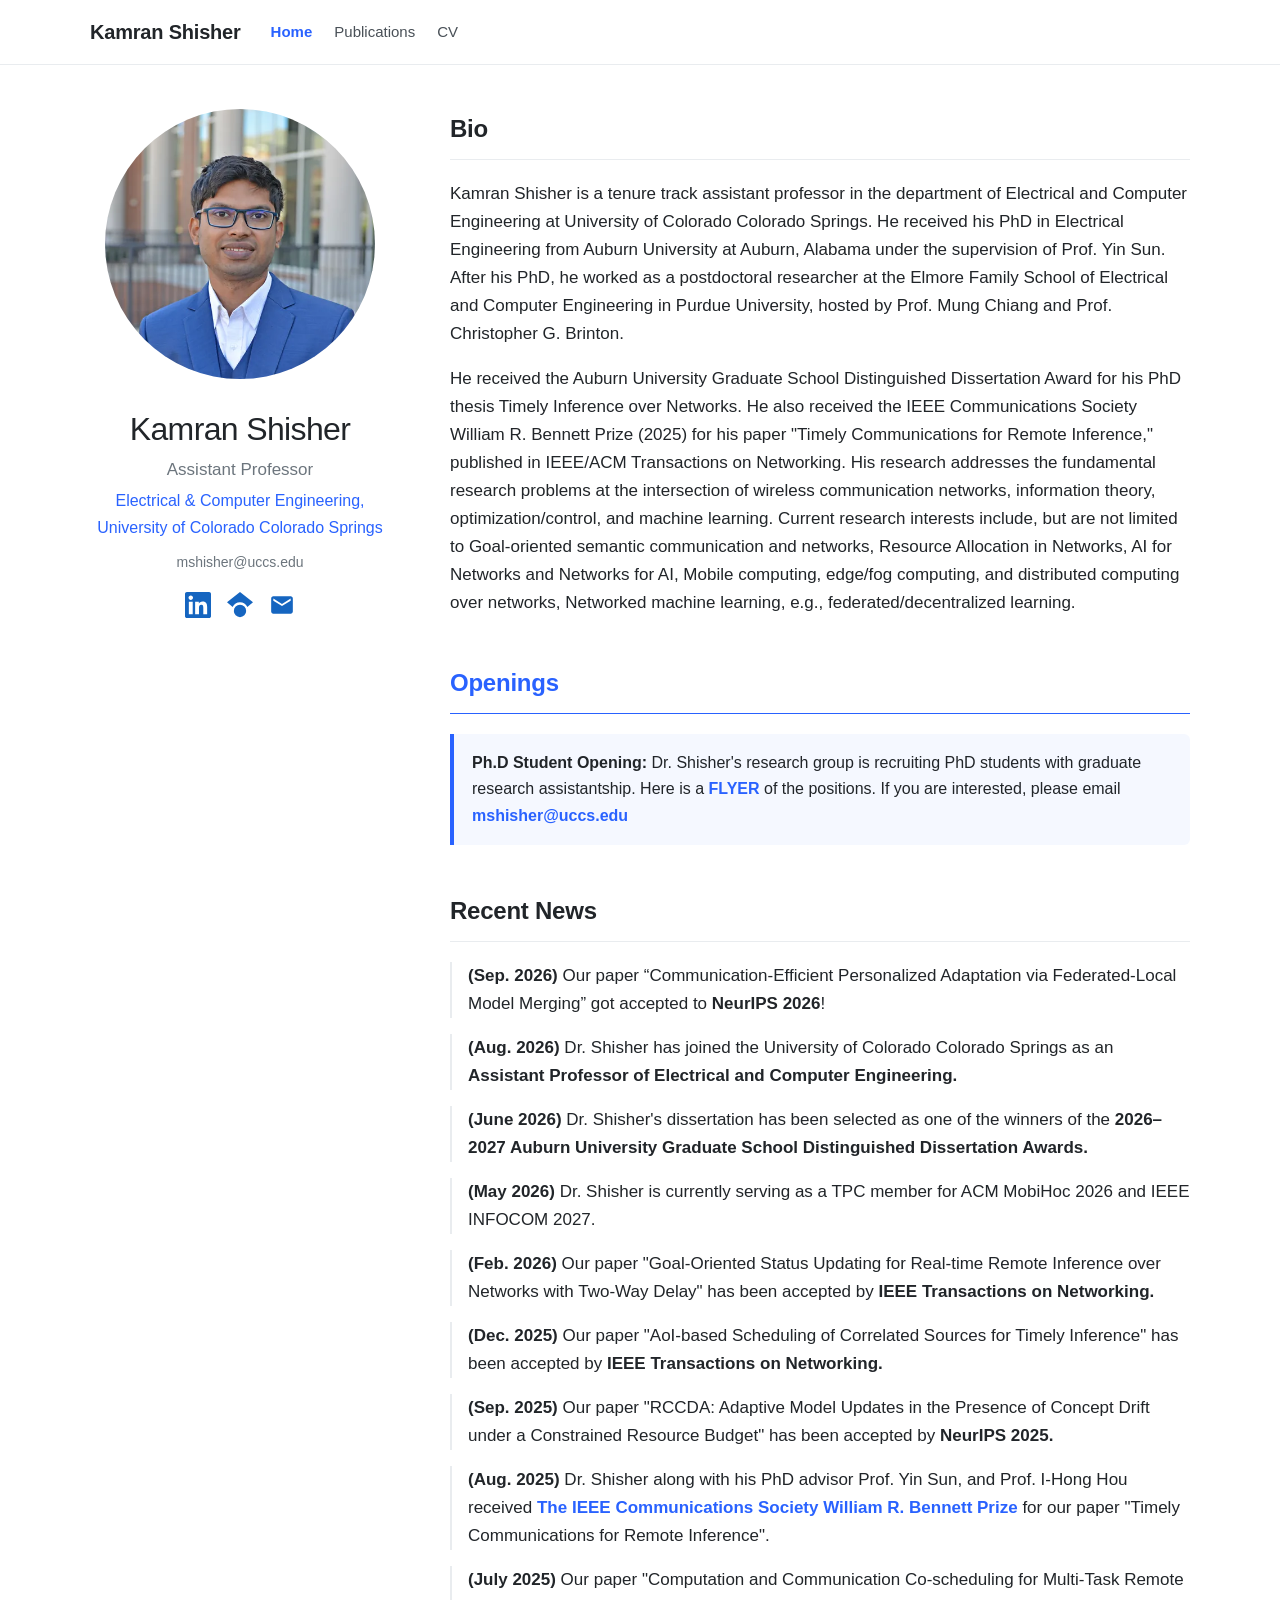
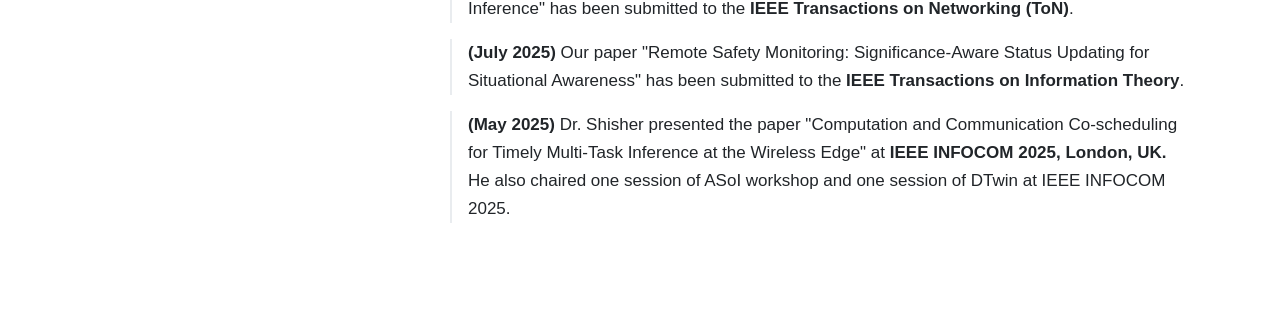
<file: index.html>
<!DOCTYPE html>
<html lang="en">
<head>
    <meta charset="UTF-8">
    <meta name="viewport" content="width=device-width, initial-scale=1.0">
    <title>Md Kamran Chowdhury Shisher - Home</title>
    <link rel="stylesheet" href="./style.css">
</head>
<body>

    <header class="site-nav">
        <div class="nav-inner">
            <a class="brand" href="./index.html">Kamran Shisher</a>
            <nav>
                <a href="./index.html" class="active">Home</a>
                <a href="./publications.html">Publications</a>
                <a href="./KamranCV.pdf" target="_blank">CV</a>
            </nav>
        </div>
    </header>


    <div class="wrapper">
    
        <aside class="sidebar">
            <picture>
                <source srcset="./Kamran_Photo.webp" type="image/webp">
                <img class="profile-pic" src="./Kamran_Photo.jpg" alt="Md Kamran Chowdhury Shisher" width="480" height="720">
            </picture>
            <div class="profile-name">Kamran Shisher</div>
            <div class="profile-title">Assistant Professor</div>
            <div class="profile-affiliation">Electrical &amp; Computer Engineering,<br>University of Colorado Colorado Springs</div>
            <a class="profile-email" href="mailto:mshisher@uccs.edu">mshisher@uccs.edu</a>
            <div class="profile-social">
                    <a href="https://www.linkedin.com/in/kamranshisher/" target="_blank" rel="noopener noreferrer" class="icon-linkedin" aria-label="LinkedIn profile" title="LinkedIn">
                        <svg viewBox="0 0 24 24" aria-hidden="true" focusable="false"><path d="M20.447 20.452h-3.554v-5.569c0-1.328-.027-3.037-1.852-3.037-1.853 0-2.136 1.445-2.136 2.939v5.667H9.351V9h3.414v1.561h.046c.477-.9 1.637-1.85 3.37-1.85 3.601 0 4.267 2.37 4.267 5.455v6.286zM5.337 7.433c-1.144 0-2.063-.926-2.063-2.065 0-1.138.92-2.063 2.063-2.063 1.14 0 2.064.925 2.064 2.063 0 1.139-.925 2.065-2.064 2.065zm1.782 13.019H3.555V9h3.564v11.452zM22.225 0H1.771C.792 0 0 .774 0 1.729v20.542C0 23.227.792 24 1.771 24h20.451C23.2 24 24 23.227 24 22.271V1.729C24 .774 23.2 0 22.222 0h.003z"/></svg>
                    </a>
                    <a href="https://scholar.google.com/citations?user=LKaamzMAAAAJ&hl=en" target="_blank" rel="noopener noreferrer" class="icon-scholar" aria-label="Google Scholar profile" title="Google Scholar">
                        <svg viewBox="0 0 24 24" aria-hidden="true" focusable="false"><path d="M5.242 13.769L0 9.5 12 0l12 9.5-5.242 4.269C17.548 11.249 14.978 9.5 12 9.5c-2.977 0-5.548 1.748-6.758 4.269z"/><circle cx="12" cy="17.5" r="6.5" stroke="#fff" stroke-width="1.6"/></svg>
                    </a>
                    <a href="mailto:mshisher@uccs.edu" class="icon-email" aria-label="Email Kamran Shisher" title="Email">
                        <svg viewBox="0 0 24 24" aria-hidden="true" focusable="false"><path d="M20 4H4c-1.1 0-1.99.9-1.99 2L2 18c0 1.1.9 2 2 2h16c1.1 0 2-.9 2-2V6c0-1.1-.9-2-2-2zm0 4l-8 5-8-5V6l8 5 8-5v2z"/></svg>
                    </a>
            </div>
        </aside>
        
        <main class="content-stream">
            
            <section class="section-block">
                <h2 class="section-heading">Bio</h2>
                <p>Kamran Shisher is a tenure track assistant professor in the department of Electrical and Computer Engineering at University of Colorado Colorado Springs. He received his PhD in Electrical Engineering from Auburn University at Auburn, Alabama under the supervision of Prof. Yin Sun. After his PhD, he worked as a postdoctoral researcher at the Elmore Family School of Electrical and Computer Engineering in Purdue University, hosted by Prof. Mung Chiang and Prof. Christopher G. Brinton.</p>
                <p>He received the Auburn University Graduate School Distinguished Dissertation Award for his PhD thesis Timely Inference over Networks. He also received the IEEE Communications Society William R. Bennett Prize (2025) for his paper "Timely Communications for Remote Inference," published in IEEE/ACM Transactions on Networking. His research addresses the fundamental research problems at the intersection of wireless communication networks, information theory, optimization/control, and machine learning. Current research interests include, but are not limited to  Goal-oriented semantic communication and networks, Resource Allocation in Networks, AI for Networks and Networks for AI, Mobile computing, edge/fog computing, and distributed computing over networks, Networked machine learning, e.g., federated/decentralized learning. </p>
            </section>

            <section class="section-block">
                <h2 class="section-heading alert">Openings</h2>
                <div class="alert-box">
                    <strong>Ph.D Student Opening:</strong> Dr. Shisher's research group is recruiting PhD students with graduate research assistantship. Here is a <strong><a href="./PhDFlyer.pdf" target="_blank">FLYER</a></strong> of the positions. If you are interested, please email <a href="mailto:mshisher@uccs.edu">mshisher@uccs.edu</a>
                </div>
            </section>

            <section class="section-block">
                <h2 class="section-heading">Recent News</h2>
                <ul class="item-list">
                    <li><b>(Sep. 2026)</b> Our paper “Communication-Efficient Personalized Adaptation via Federated-Local Model Merging” got accepted to <b>NeurIPS 2026</b>!</li>
                    <li><b>(Aug. 2026)</b> Dr. Shisher has joined the University of Colorado Colorado Springs as an <b>Assistant Professor of Electrical and Computer Engineering.</b></li>
                    <li><b>(June 2026)</b> Dr. Shisher's dissertation has been selected as one of the winners of the <b>2026–2027 Auburn University Graduate School Distinguished Dissertation Awards.</b></li>
                    <li><b>(May 2026)</b> Dr. Shisher is currently serving as a TPC member for ACM MobiHoc 2026 and IEEE INFOCOM 2027.</li>
                    <li><b>(Feb. 2026)</b> Our paper "Goal-Oriented Status Updating for Real-time Remote Inference over Networks with Two-Way Delay" has been accepted by <b>IEEE Transactions on Networking.</b></li>
                    <li><b>(Dec. 2025)</b> Our paper "AoI-based Scheduling of Correlated Sources for Timely Inference" has been accepted by <b>IEEE Transactions on Networking.</b></li>
                    <li><b>(Sep. 2025)</b> Our paper "RCCDA: Adaptive Model Updates in the Presence of Concept Drift under a Constrained Resource Budget" has been accepted by <b>NeurIPS 2025.</b></li>
                    <li><b>(Aug. 2025)</b> Dr. Shisher along with his PhD advisor Prof. Yin Sun, and Prof. I-Hong Hou received <b><a href="https://www.comsoc.org/about/awards/paper-awards/ieee-communications-society-william-r-bennett-prize" style="text-decoration: none" target="_blank">The IEEE Communications Society William R. Bennett Prize</a></b> for our paper "Timely Communications for Remote Inference".</li>
                    <li><b>(July 2025)</b> Our paper "Computation and Communication Co-scheduling for Multi-Task Remote Inference" has been submitted to the <b>IEEE Transactions on Networking (ToN)</b>.</li>
                    <li><b>(July 2025)</b> Our paper "Remote Safety Monitoring: Significance-Aware Status Updating for Situational Awareness" has been submitted to the <b>IEEE Transactions on Information Theory</b>.</li>
                    <li><b>(May 2025)</b> Dr. Shisher presented the paper "Computation and Communication Co-scheduling for Timely Multi-Task Inference at the Wireless Edge" at <b>IEEE INFOCOM 2025, London, UK.</b> He also chaired one session of ASoI workshop and one session of DTwin at IEEE INFOCOM 2025.</li>
                </ul>
            </section>
            
        </main>
        
    </div>

</body>
</html>
</file>
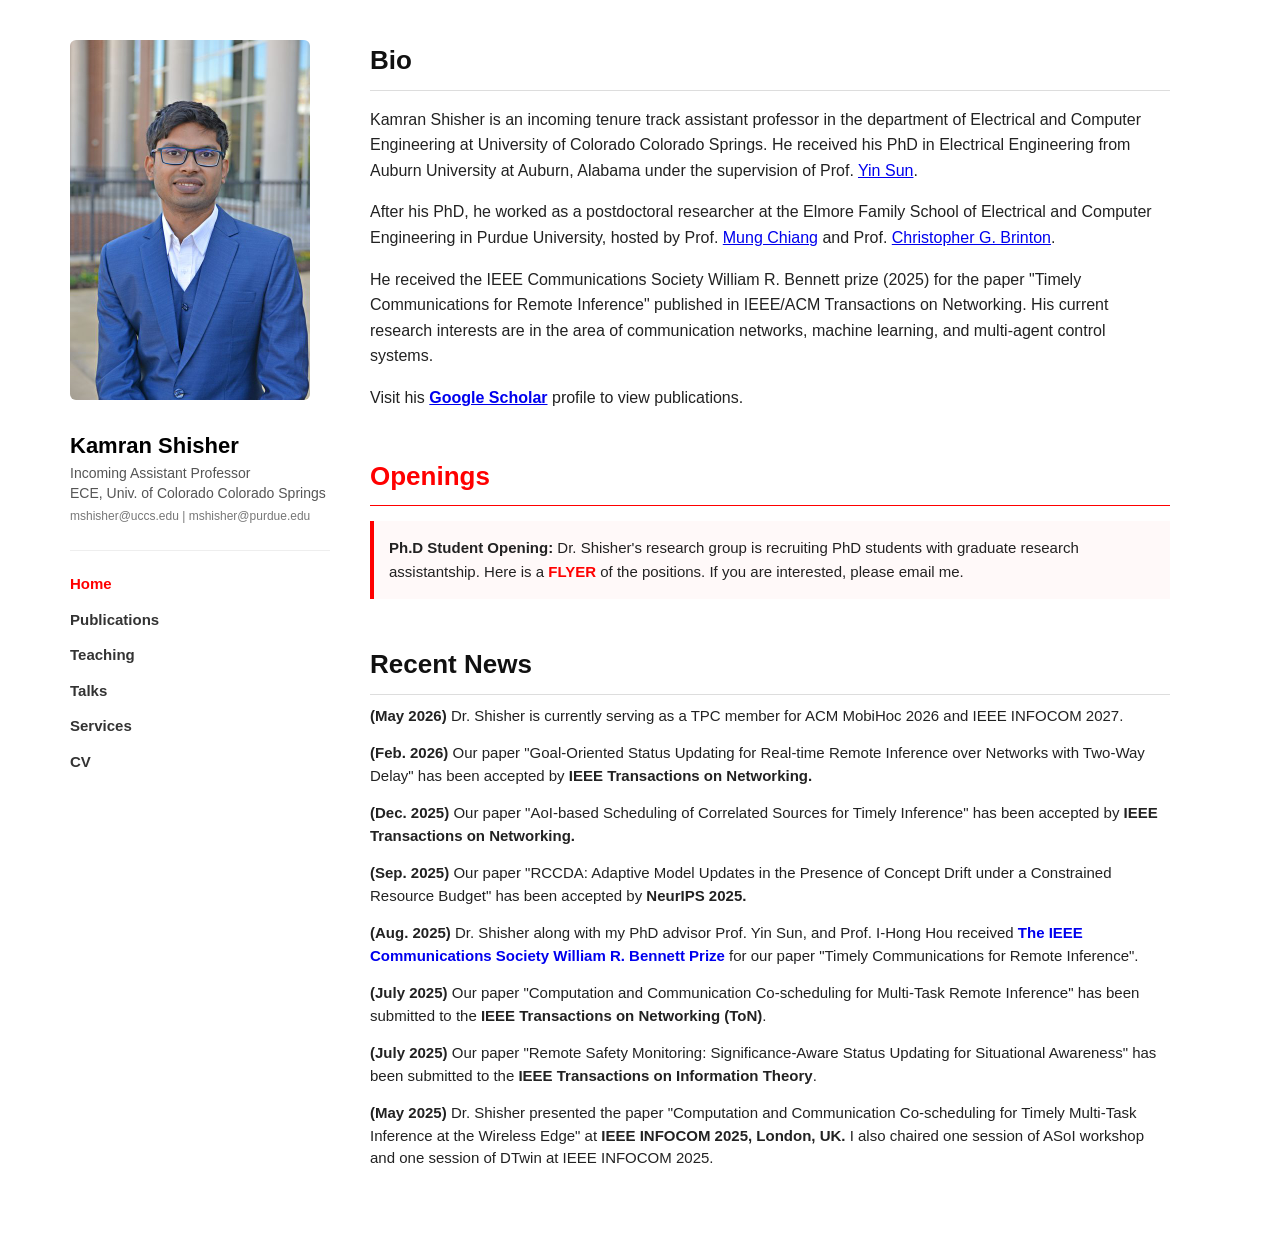
<file: main.html>
<!DOCTYPE html>
<html lang="en">
<head>
    <meta charset="UTF-8">
    <meta name="viewport" content="width=device-width, initial-scale=1.0">
    <title>Md Kamran Chowdhury Shisher - Home</title>
    <style>
        /* Modern Minimalist Core Resets */
        body {
            font-family: -apple-system, BlinkMacSystemFont, "Segoe UI", Roboto, Helvetica, Arial, sans-serif;
            line-height: 1.6;
            color: #222;
            margin: 0;
            padding: 0;
            background-color: #ffffff;
        }

        /* Two-Column Primary Page Structure */
        .wrapper {
            display: flex;
            max-width: 1140px;
            margin: 0 auto;
            padding: 40px 20px;
            gap: 40px;
        }

        /* --- SIDEBAR STYLE (Left Column) --- */
        .sidebar {
            width: 260px;
            flex-shrink: 0;
            position: sticky;
            top: 40px;
            height: fit-content;
        }

        .profile-pic {
            width: 100%;
            height: auto;
            max-width: 240px;
            border-radius: 6px;
            margin-bottom: 15px;
        }

        .profile-name {
            font-size: 22px;
            font-weight: 700;
            margin: 10px 0 5px 0;
            line-height: 1.2;
            color: #000;
        }

        .profile-title {
            font-size: 14px;
            color: #555;
            margin: 0 0 15px 0;
            line-height: 1.4;
        }

        /* Minimal Stacked Sidebar Links */
        .nav-menu {
            list-style: none;
            padding: 0;
            margin: 25px 0 0 0;
            border-top: 1px solid #eee;
            padding-top: 20px;
        }

        .nav-menu li {
            margin-bottom: 10px;
        }

        .nav-menu a {
            color: #333;
            text-decoration: none;
            font-size: 15px;
            font-weight: 600;
            display: inline-block;
            transition: color 0.2s ease;
        }

        .nav-menu a:hover {
            color: red;
            text-decoration: underline;
        }

        .nav-menu a.active {
            color: red;
        }

        /* --- CONTENT STREAM STYLE (Right Column) --- */
        .content-stream {
            flex-grow: 1;
            max-width: 800px;
        }

        h2.section-heading {
            font-size: 26px;
            font-weight: 700;
            margin: 0 0 10px 0;
            padding-bottom: 8px;
            border-bottom: 1px solid #ddd;
            color: #111;
        }

        h2.section-heading.alert {
            color: red;
            border-bottom: 1px solid red;
        }

        .section-block {
            margin-bottom: 45px;
        }

        /* Dynamic Notification Banner style */
        .alert-box {
            background-color: #fff9f9;
            border-left: 4px solid red;
            padding: 15px;
            margin: 15px 0;
            font-size: 15px;
        }

        .alert-box a {
            color: red;
            font-weight: bold;
            text-decoration: none;
        }

        .alert-box a:hover {
            text-decoration: underline;
        }

        /* Clean List Layout for Recent News & Papers */
        .item-list {
            list-style-type: none;
            padding-left: 0;
            margin: 0;
        }

        .item-list li {
            margin-bottom: 15px;
            font-size: 15px;
            line-height: 1.5;
        }

        /* Handheld Responsiveness Matrix Breakpoint */
        @media (max-width: 820px) {
            .wrapper {
                flex-direction: column;
                padding: 20px;
            }
            .sidebar {
                width: 100%;
                position: relative;
                top: 0;
                text-align: center;
                align-items: center;
                display: flex;
                flex-direction: column;
            }
            .nav-menu {
                display: flex;
                flex-wrap: wrap;
                justify-content: center;
                gap: 15px;
                width: 100%;
                padding-bottom: 15px;
                border-bottom: 1px solid #eee;
            }
            .nav-menu li {
                margin-bottom: 0;
            }
        }
    </style>
</head>
<body>

    <div class="wrapper">
    
        <aside class="sidebar">
            <img class="profile-pic" src="./Kamran_Photo.jpg" alt="Md Kamran Chowdhury Shisher">
            <div class="profile-name">Kamran Shisher</div>
            <div class="profile-title">
                Incoming Assistant Professor<br>
                ECE, Univ. of Colorado Colorado Springs<br>
                <span style="font-size: 12px; color: #777; display: block; margin-top: 5px;">
                    mshisher@uccs.edu | mshisher@purdue.edu
                </span>
            </div>
            
            <ul class="nav-menu">
                <li><a href="./index.html" class="active">Home</a></li>
                <li><a href="./publications.html">Publications</a></li>
                <li><a href="./teaching.html">Teaching</a></li>
                <li><a href="./talk.html">Talks</a></li>
                <li><a href="./services.html">Services</a></li>
                <li><a href="./KamranCV.pdf" target="_blank">CV</a></li>
            </ul>
        </aside>
        
        <main class="content-stream">
            
            <section class="section-block">
                <h2 class="section-heading">Bio</h2>
                <p>Kamran Shisher is an incoming tenure track assistant professor in the department of Electrical and Computer Engineering at University of Colorado Colorado Springs. He received his PhD in Electrical Engineering from Auburn University at Auburn, Alabama under the supervision of Prof. <a href="https://webhome.auburn.edu/~yzs0078/" target="_blank">Yin Sun</a>.</p>
                <p>After his PhD, he worked as a postdoctoral researcher at the Elmore Family School of Electrical and Computer Engineering in Purdue University, hosted by Prof. <a href="https://engineering.purdue.edu/ECE/People/ptProfile?resource_id=171238" target="_blank">Mung Chiang</a> and Prof. <a href="https://www.cbrinton.net" target="_blank">Christopher G. Brinton</a>.</p> 
                <p>He received the IEEE Communications Society William R. Bennett prize (2025) for the paper "Timely Communications for Remote Inference" published in IEEE/ACM Transactions on Networking. His current research interests are in the area of communication networks, machine learning, and multi-agent control systems.</p>
                <p>Visit his <b><a href="https://scholar.google.com/citations?user=LKaamzMAAAAJ&hl=en" target="_blank">Google Scholar</a></b> profile to view publications.</p>
            </section>

            <section class="section-block">
                <h2 class="section-heading alert">Openings</h2>
                <div class="alert-box">
                    <strong>Ph.D Student Opening:</strong> Dr. Shisher's research group is recruiting PhD students with graduate research assistantship. Here is a <strong><a href="./PhDFlyer.pdf" target="_blank">FLYER</a></strong> of the positions. If you are interested, please email me.
                </div>
            </section>

            <section class="section-block">
                <h2 class="section-heading">Recent News</h2>
                <ul class="item-list">
                    <li><b>(May 2026)</b> Dr. Shisher is currently serving as a TPC member for ACM MobiHoc 2026 and IEEE INFOCOM 2027.</li>
                    <li><b>(Feb. 2026)</b> Our paper "Goal-Oriented Status Updating for Real-time Remote Inference over Networks with Two-Way Delay" has been accepted by <b>IEEE Transactions on Networking.</b></li>
                    <li><b>(Dec. 2025)</b> Our paper "AoI-based Scheduling of Correlated Sources for Timely Inference" has been accepted by <b>IEEE Transactions on Networking.</b></li>
                    <li><b>(Sep. 2025)</b> Our paper "RCCDA: Adaptive Model Updates in the Presence of Concept Drift under a Constrained Resource Budget" has been accepted by <b>NeurIPS 2025.</b></li>
                    <li><b>(Aug. 2025)</b> Dr. Shisher along with my PhD advisor Prof. Yin Sun, and Prof. I-Hong Hou received <b><a href="https://www.comsoc.org/about/awards/paper-awards/ieee-communications-society-william-r-bennett-prize" style="text-decoration: none" target="_blank">The IEEE Communications Society William R. Bennett Prize</a></b> for our paper "Timely Communications for Remote Inference".</li>
                    <li><b>(July 2025)</b> Our paper "Computation and Communication Co-scheduling for Multi-Task Remote Inference" has been submitted to the <b>IEEE Transactions on Networking (ToN)</b>.</li>
                    <li><b>(July 2025)</b> Our paper "Remote Safety Monitoring: Significance-Aware Status Updating for Situational Awareness" has been submitted to the <b>IEEE Transactions on Information Theory</b>.</li>
                    <li><b>(May 2025)</b> Dr. Shisher presented the paper "Computation and Communication Co-scheduling for Timely Multi-Task Inference at the Wireless Edge" at <b>IEEE INFOCOM 2025, London, UK.</b> I also chaired one session of ASoI workshop and one session of DTwin at IEEE INFOCOM 2025.</li>
                </ul>
            </section>
            
        </main>
        
    </div>

</body>
</html>
</file>
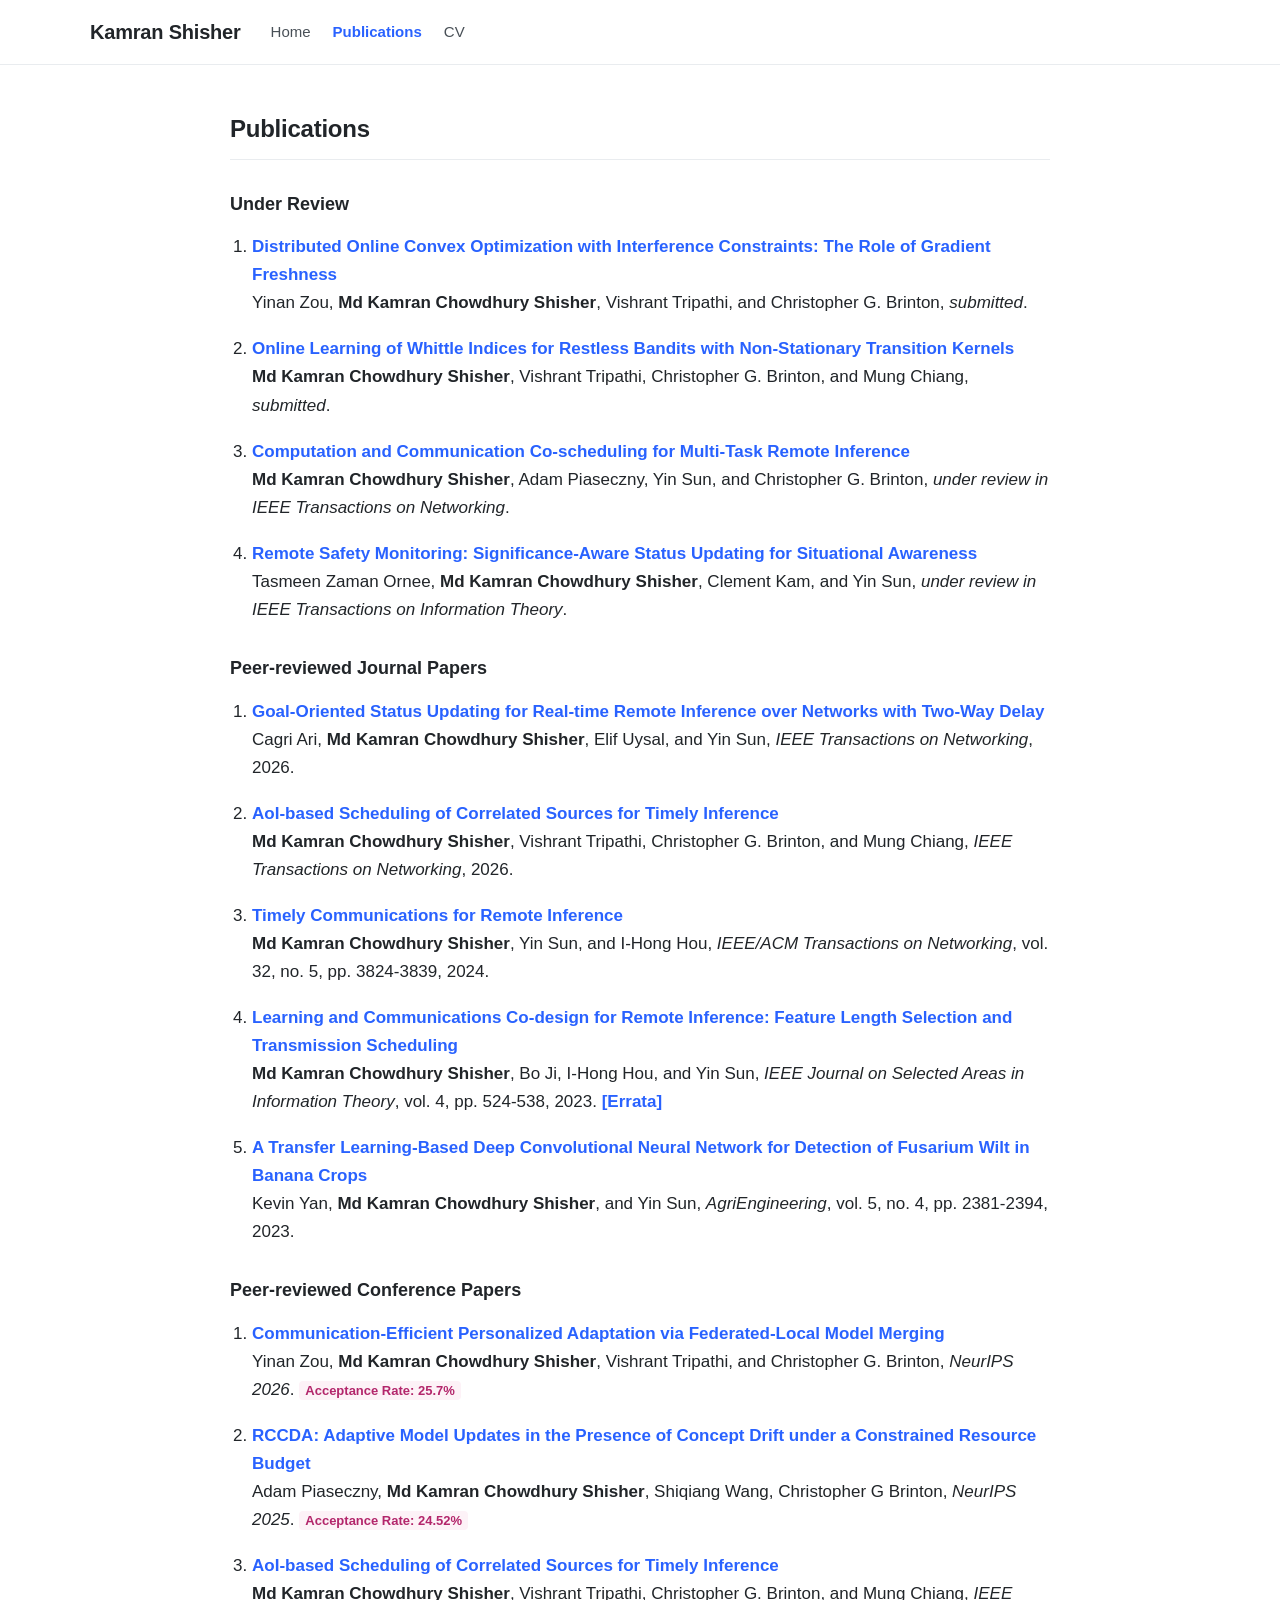
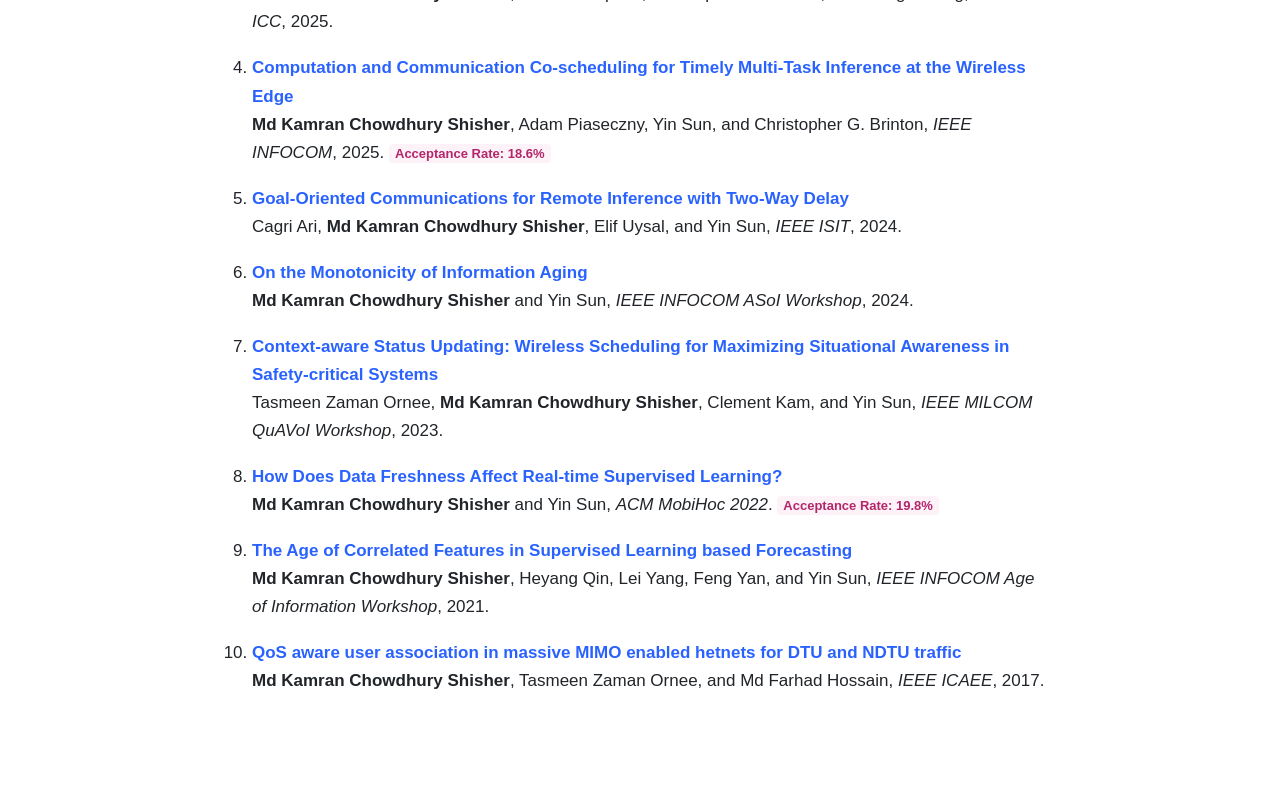
<file: publications.html>
<!DOCTYPE html>
<html lang="en">
<head>
    <meta charset="UTF-8">
    <meta name="viewport" content="width=device-width, initial-scale=1.0">
    <title>Md Kamran Chowdhury Shisher - Publications</title>
    <link rel="stylesheet" href="./style.css">
</head>
<body>

    <header class="site-nav">
        <div class="nav-inner">
            <a class="brand" href="./index.html">Kamran Shisher</a>
            <nav>
                <a href="./index.html">Home</a>
                <a href="./publications.html" class="active">Publications</a>
                <a href="./KamranCV.pdf" target="_blank">CV</a>
            </nav>
        </div>
    </header>


    <div class="wrapper wrapper-single">
    
        <!-- LEFT PANEL: Static Profile Bio Summary Card -->
        
        <!-- RIGHT PANEL: Continuous Content Processing Workspace -->
        <main class="content-stream">
            
            <section class="section-block">
                <h2 class="section-heading">Publications</h2>
                
                <!-- Under Review Section -->
                <h3 class="subsection-heading">Under Review</h3>
                <ol class="pub-list">
                    <li><a href="#" target="_blank">Distributed Online Convex Optimization with Interference Constraints: The Role of Gradient Freshness</a><br>
                    Yinan Zou, <strong>Md Kamran Chowdhury Shisher</strong>, Vishrant Tripathi, and Christopher G. Brinton, <em>submitted</em>.</li>
                    
                    <li><a href="https://arxiv.org/abs/2506.18186" target="_blank">Online Learning of Whittle Indices for Restless Bandits with Non-Stationary Transition Kernels</a><br>
                    <strong>Md Kamran Chowdhury Shisher</strong>, Vishrant Tripathi, Christopher G. Brinton, and Mung Chiang, <em>submitted</em>.</li>
                    
                    <li><a href="https://arxiv.org/abs/2501.04231" target="_blank">Computation and Communication Co-scheduling for Multi-Task Remote Inference</a><br>
                    <strong>Md Kamran Chowdhury Shisher</strong>, Adam Piaseczny, Yin Sun, and Christopher G. Brinton, <em>under review in IEEE Transactions on Networking</em>.</li>
                    
                    <li><a href="https://arxiv.org/abs/2507.09833" target="_blank">Remote Safety Monitoring: Significance-Aware Status Updating for Situational Awareness</a><br>
                    Tasmeen Zaman Ornee, <strong>Md Kamran Chowdhury Shisher</strong>, Clement Kam, and Yin Sun, <em>under review in IEEE Transactions on Information Theory</em>.</li>
                </ol>

                <!-- Peer-reviewed Journal Papers Section -->
                <h3 class="subsection-heading">Peer-reviewed Journal Papers</h3>
                <ol class="pub-list">
                    <li><a href="https://arxiv.org/abs/2410.08706" target="_blank">Goal-Oriented Status Updating for Real-time Remote Inference over Networks with Two-Way Delay</a><br>
                    Cagri Ari, <strong>Md Kamran Chowdhury Shisher</strong>, Elif Uysal, and Yin Sun, <em>IEEE Transactions on Networking</em>, 2026.</li>
                    
                    <li><a href="https://arxiv.org/abs/2509.01926" target="_blank">AoI-based Scheduling of Correlated Sources for Timely Inference</a><br>
                    <strong>Md Kamran Chowdhury Shisher</strong>, Vishrant Tripathi, Christopher G. Brinton, and Mung Chiang, <em>IEEE Transactions on Networking</em>, 2026.</li>
                    
                    <li><a href="https://ieeexplore.ieee.org/document/10559951" target="_blank">Timely Communications for Remote Inference</a><br>
                    <strong>Md Kamran Chowdhury Shisher</strong>, Yin Sun, and I-Hong Hou, <em>IEEE/ACM Transactions on Networking</em>, vol. 32, no. 5, pp. 3824-3839, 2024.</li>
                    
                    <li><a href="https://ieeexplore.ieee.org/abstract/document/10273650" target="_blank">Learning and Communications Co-design for Remote Inference: Feature Length Selection and Transmission Scheduling</a><br>
                    <strong>Md Kamran Chowdhury Shisher</strong>, Bo Ji, I-Hong Hou, and Yin Sun, <em>IEEE Journal on Selected Areas in Information Theory</em>, vol. 4, pp. 524-538, 2023. <a href="./Errata_JSAIT2023.pdf" target="_blank">[Errata]</a></li>
                    
                    <li><a href="https://www.mdpi.com/2624-7402/5/4/146" target="_blank">A Transfer Learning-Based Deep Convolutional Neural Network for Detection of Fusarium Wilt in Banana Crops</a><br>
                    Kevin Yan, <strong>Md Kamran Chowdhury Shisher</strong>, and Yin Sun, <em>AgriEngineering</em>, vol. 5, no. 4, pp. 2381-2394, 2023.</li>
                </ol>

                <!-- Peer-reviewed Conference Papers Section -->
                <h3 class="subsection-heading">Peer-reviewed Conference Papers</h3>
                <ol class="pub-list">
                    <li><a href="https://openreview.net/pdf?id=l5U24ix94Z" target="_blank">Communication-Efficient Personalized Adaptation via Federated-Local Model Merging</a><br>
                    Yinan Zou, <strong>Md Kamran Chowdhury Shisher</strong>, Vishrant Tripathi, and Christopher G. Brinton, <em>NeurIPS 2026</em>. <span class="acceptance-tag">Acceptance Rate: 25.7%</span></li>

                    <li><a href="https://arxiv.org/abs/2505.24149" target="_blank">RCCDA: Adaptive Model Updates in the Presence of Concept Drift under a Constrained Resource Budget</a><br>
                    Adam Piaseczny, <strong>Md Kamran Chowdhury Shisher</strong>, Shiqiang Wang, Christopher G Brinton, <em>NeurIPS 2025</em>. <span class="acceptance-tag">Acceptance Rate: 24.52%</span></li>
                    
                    <li><a href="#" target="_blank">AoI-based Scheduling of Correlated Sources for Timely Inference</a><br>
                    <strong>Md Kamran Chowdhury Shisher</strong>, Vishrant Tripathi, Christopher G. Brinton, and Mung Chiang, <em>IEEE ICC</em>, 2025.</li>
                    
                    <li><a href="https://arxiv.org/abs/2501.04231" target="_blank">Computation and Communication Co-scheduling for Timely Multi-Task Inference at the Wireless Edge</a><br>
                    <strong>Md Kamran Chowdhury Shisher</strong>, Adam Piaseczny, Yin Sun, and Christopher G. Brinton, <em>IEEE INFOCOM</em>, 2025. <span class="acceptance-tag">Acceptance Rate: 18.6%</span></li>
                    
                    <li><a href="https://ieeexplore.ieee.org/document/10619298" target="_blank">Goal-Oriented Communications for Remote Inference with Two-Way Delay</a><br>
                    Cagri Ari, <strong>Md Kamran Chowdhury Shisher</strong>, Elif Uysal, and Yin Sun, <em>IEEE ISIT</em>, 2024.</li>
                    
                    <li><a href="https://ieeexplore.ieee.org/document/10620843" target="_blank">On the Monotonicity of Information Aging</a><br>
                    <strong>Md Kamran Chowdhury Shisher</strong> and Yin Sun, <em>IEEE INFOCOM ASoI Workshop</em>, 2024.</li>
                    
                    <li><a href="https://ieeexplore.ieee.org/document/10356278" target="_blank">Context-aware Status Updating: Wireless Scheduling for Maximizing Situational Awareness in Safety-critical Systems</a><br>
                    Tasmeen Zaman Ornee, <strong>Md Kamran Chowdhury Shisher</strong>, Clement Kam, and Yin Sun, <em>IEEE MILCOM QuAVoI Workshop</em>, 2023.</li>
                    
                    <li><a href="https://dl.acm.org/doi/abs/10.1145/3492866.3549711" target="_blank">How Does Data Freshness Affect Real-time Supervised Learning?</a><br>
                    <strong>Md Kamran Chowdhury Shisher</strong> and Yin Sun, <em>ACM MobiHoc 2022</em>. <span class="acceptance-tag">Acceptance Rate: 19.8%</span></li>
                    
                    <li><a href="https://ieeexplore.ieee.org/document/9484640" target="_blank">The Age of Correlated Features in Supervised Learning based Forecasting</a><br>
                    <strong>Md Kamran Chowdhury Shisher</strong>, Heyang Qin, Lei Yang, Feng Yan, and Yin Sun, <em>IEEE INFOCOM Age of Information Workshop</em>, 2021.</li>
                    
                    <li><a href="https://ieeexplore.ieee.org/abstract/document/8255382" target="_blank">QoS aware user association in massive MIMO enabled hetnets for DTU and NDTU traffic</a><br>
                    <strong>Md Kamran Chowdhury Shisher</strong>, Tasmeen Zaman Ornee, and Md Farhad Hossain, <em>IEEE ICAEE</em>, 2017.</li>
                </ol>
            </section>
            
        </main>
        
    </div>

</body>
</html>
</file>
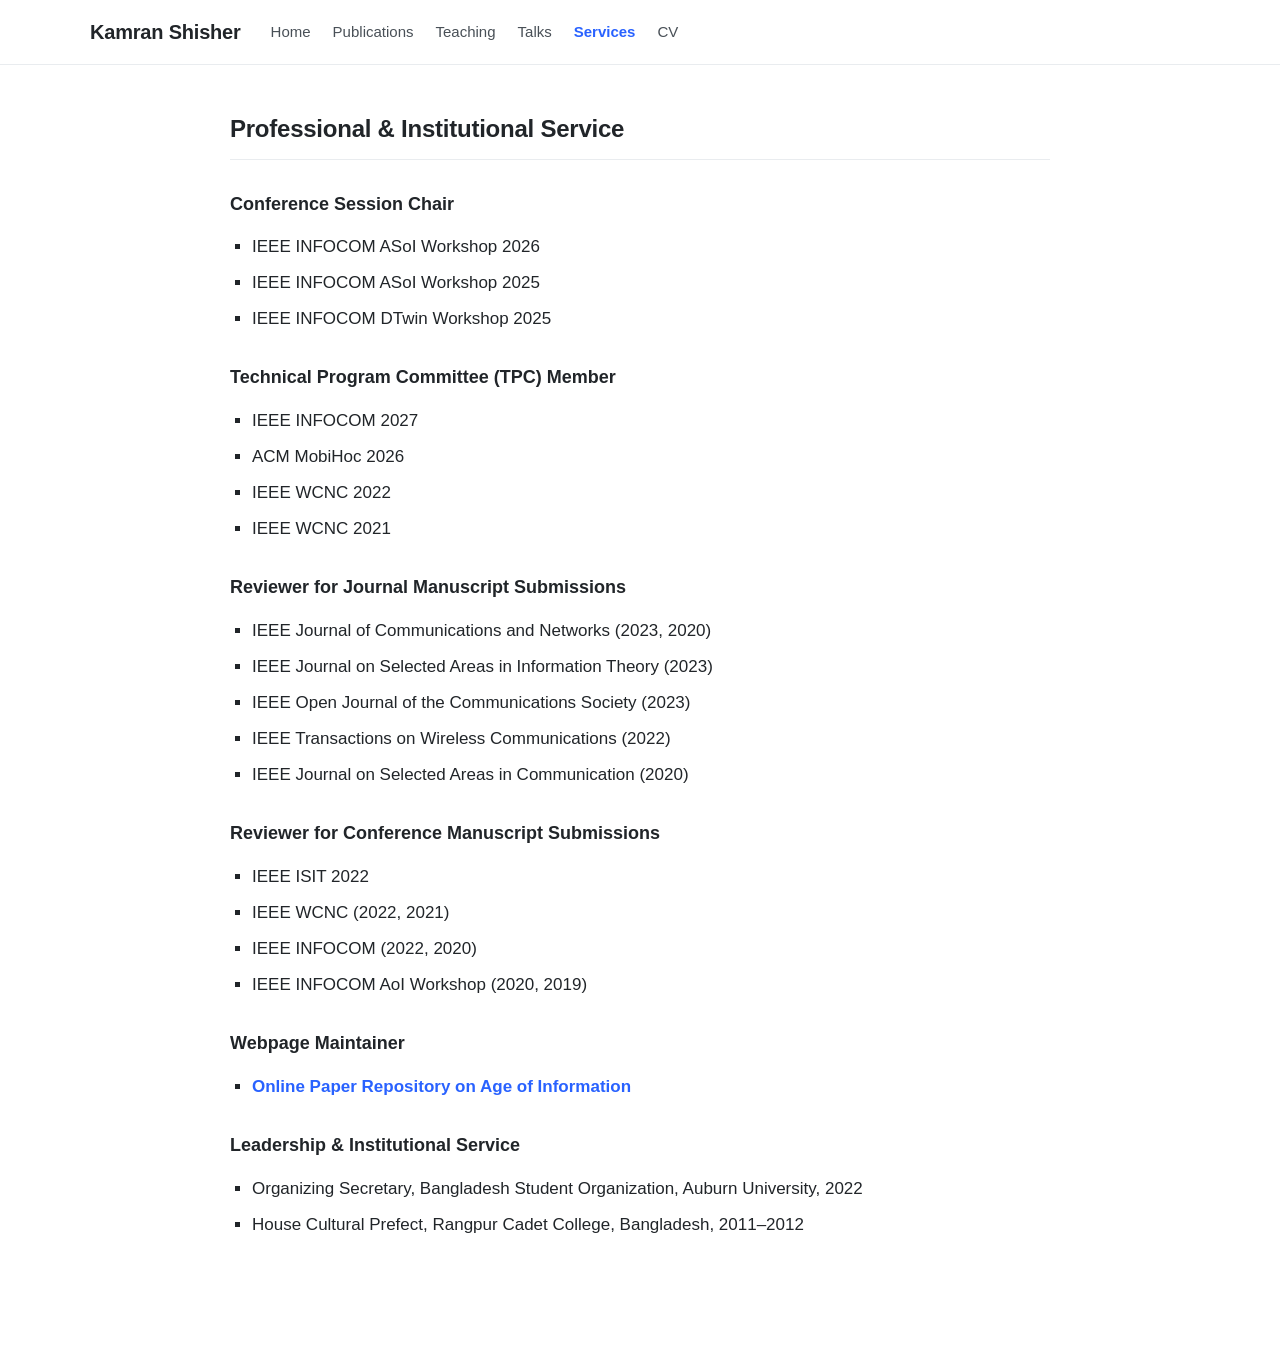
<file: services.html>
<!DOCTYPE html>
<html lang="en">
<head>
    <meta charset="UTF-8">
    <meta name="viewport" content="width=device-width, initial-scale=1.0">
    <title>Md Kamran Chowdhury Shisher - Services</title>
    <link rel="stylesheet" href="./style.css">
</head>
<body>

    <header class="site-nav">
        <div class="nav-inner">
            <a class="brand" href="./index.html">Kamran Shisher</a>
            <nav>
                <a href="./index.html">Home</a>
                <a href="./publications.html">Publications</a>
                <a href="./teaching.html">Teaching</a>
                <a href="./talk.html">Talks</a>
                <a href="./services.html" class="active">Services</a>
                <a href="./KamranCV.pdf" target="_blank">CV</a>
            </nav>
        </div>
    </header>


    <div class="wrapper wrapper-single">
    
        <!-- LEFT PANEL: Static Profile Bio Summary Card -->
        
        <!-- RIGHT PANEL: Continuous Content Processing Workspace -->
        <main class="content-stream">
            
            <section class="section-block">
                <h2 class="section-heading">Professional &amp; Institutional Service</h2>

                <!-- Conference Session Chair -->
                <h3 class="subsection-heading">Conference Session Chair</h3>
                <ul class="service-list">
                    <li>IEEE INFOCOM ASoI Workshop 2026</li>
                    <li>IEEE INFOCOM ASoI Workshop 2025</li>
                    <li>IEEE INFOCOM DTwin Workshop 2025</li>
                </ul>

                <!-- TPC Member -->
                <h3 class="subsection-heading">Technical Program Committee (TPC) Member</h3>
                <ul class="service-list">
                    <li>IEEE INFOCOM 2027</li>
                    <li>ACM MobiHoc 2026</li>
                    <li>IEEE WCNC 2022</li>
                    <li>IEEE WCNC 2021</li>
                </ul>

                <!-- Journal Reviewer -->
                <h3 class="subsection-heading">Reviewer for Journal Manuscript Submissions</h3>
                <ul class="service-list">
                    <li>IEEE Journal of Communications and Networks (2023, 2020)</li>
                    <li>IEEE Journal on Selected Areas in Information Theory (2023)</li>
                    <li>IEEE Open Journal of the Communications Society (2023)</li>
                    <li>IEEE Transactions on Wireless Communications (2022)</li>
                    <li>IEEE Journal on Selected Areas in Communication (2020)</li>
                </ul>

                <!-- Conference Reviewer -->
                <h3 class="subsection-heading">Reviewer for Conference Manuscript Submissions</h3>
                <ul class="service-list">
                    <li>IEEE ISIT 2022</li>
                    <li>IEEE WCNC (2022, 2021)</li>
                    <li>IEEE INFOCOM (2022, 2020)</li>
                    <li>IEEE INFOCOM AoI Workshop (2020, 2019)</li>
                </ul>

                  <!-- Webpage Maintainer -->
                <h3 class="subsection-heading">Webpage Maintainer</h3>
                <ul class="service-list">
                    <li><a href="https://auburn.edu/~yzs0078/AoI.html" target="_blank">Online Paper Repository on Age of Information</a></li>
                </ul>

                <!-- Leadership & Institutional Service -->
                <h3 class="subsection-heading">Leadership &amp; Institutional Service</h3>
                <ul class="service-list">
                    <li>Organizing Secretary, Bangladesh Student Organization, Auburn University, 2022</li>
                    <li>House Cultural Prefect, Rangpur Cadet College, Bangladesh, 2011–2012</li>
                </ul>
            </section>
            
        </main>
        
    </div>

</body>
</html>
</file>
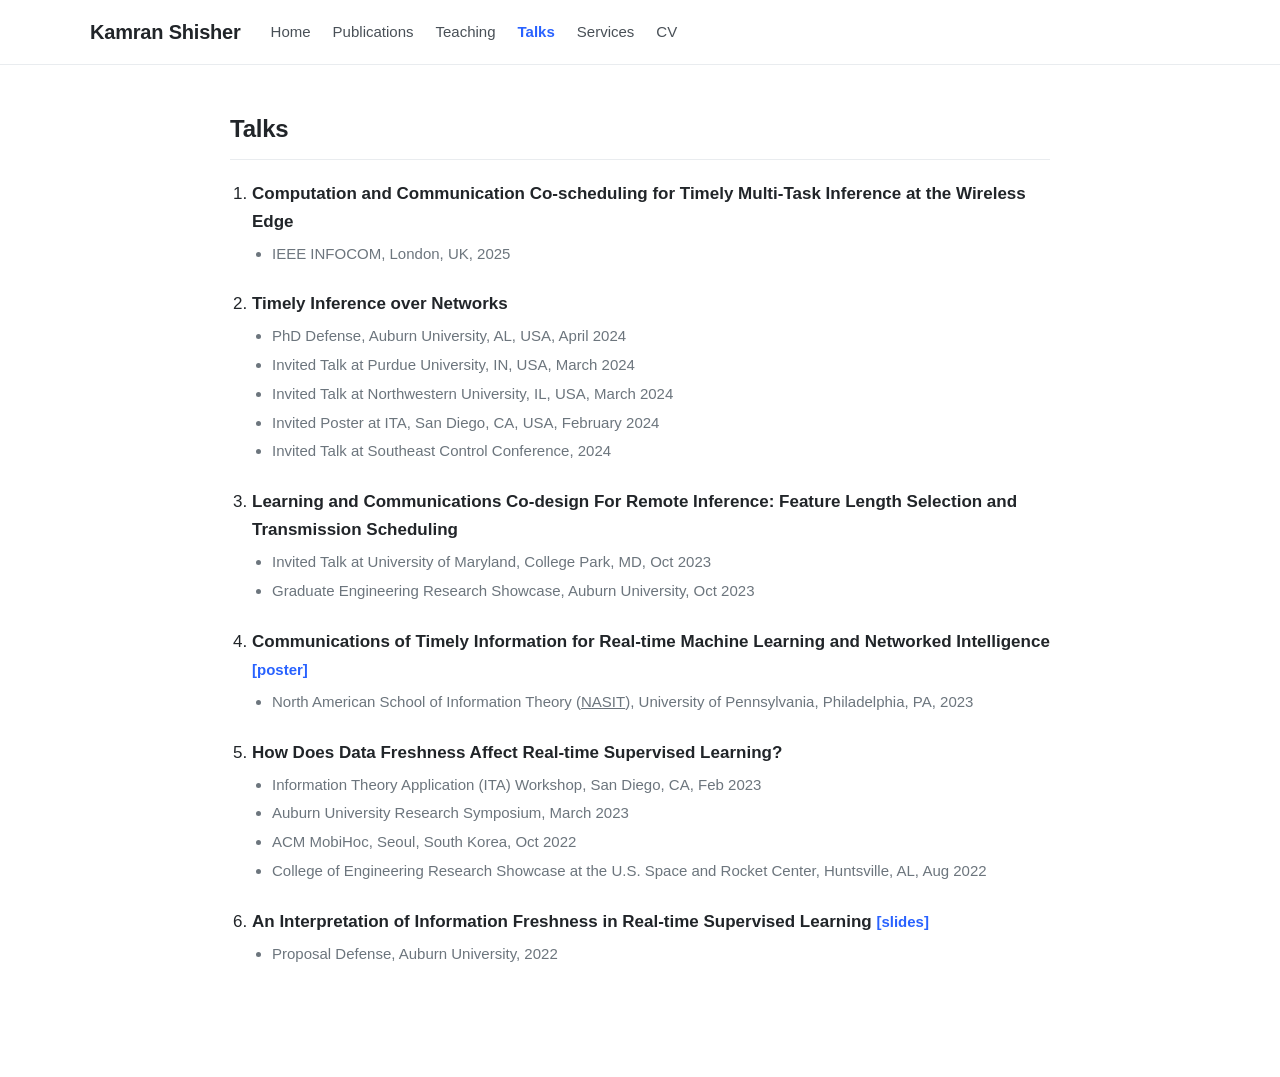
<file: talk.html>
<!DOCTYPE html>
<html lang="en">
<head>
    <meta charset="UTF-8">
    <meta name="viewport" content="width=device-width, initial-scale=1.0">
    <title>Md Kamran Chowdhury Shisher - Talks</title>
    <link rel="stylesheet" href="./style.css">
</head>
<body>

    <header class="site-nav">
        <div class="nav-inner">
            <a class="brand" href="./index.html">Kamran Shisher</a>
            <nav>
                <a href="./index.html">Home</a>
                <a href="./publications.html">Publications</a>
                <a href="./teaching.html">Teaching</a>
                <a href="./talk.html" class="active">Talks</a>
                <a href="./services.html">Services</a>
                <a href="./KamranCV.pdf" target="_blank">CV</a>
            </nav>
        </div>
    </header>


    <div class="wrapper wrapper-single">
        
        <main class="content-stream">
            
            <section class="section-block">
                <h2 class="section-heading">Talks</h2>
                
                <ol class="talks-list">
                    <li>
                        <span class="talk-title">Computation and Communication Co-scheduling for Timely Multi-Task Inference at the Wireless Edge</span>
                        <ul class="venue-list">
                            <li>IEEE INFOCOM, London, UK, 2025</li>
                        </ul>
                    </li>
                    
                    <li>
                        <span class="talk-title">Timely Inference over Networks</span>
                        <ul class="venue-list">
                            <li>PhD Defense, Auburn University, AL, USA, April 2024</li>
                            <li>Invited Talk at Purdue University, IN, USA, March 2024</li>
                            <li>Invited Talk at Northwestern University, IL, USA, March 2024</li>
                            <li>Invited Poster at ITA, San Diego, CA, USA, February 2024</li>
                            <li>Invited Talk at Southeast Control Conference, 2024</li>
                        </ul>
                    </li>
                    
                    <li>
                        <span class="talk-title">Learning and Communications Co-design For Remote Inference: Feature Length Selection and Transmission Scheduling</span>
                        <ul class="venue-list">
                            <li>Invited Talk at University of Maryland, College Park, MD, Oct 2023</li>
                            <li>Graduate Engineering Research Showcase, Auburn University, Oct 2023</li>
                        </ul>
                    </li>
                    
                    <li>
                        <span class="talk-title">Communications of Timely Information for Real-time Machine Learning and Networked Intelligence</span> 
                        <a class="asset-link" href="https://www.dropbox.com/s/2jg79pf57dpcze2/Kamran_Poster_ITA.pdf?dl=0" target="_blank">[poster]</a>
                        <ul class="venue-list">
                            <li>North American School of Information Theory (<a href="https://nasit.seas.upenn.edu" target="_blank" style="color: inherit; text-decoration: underline;">NASIT</a>), University of Pennsylvania, Philadelphia, PA, 2023</li>
                        </ul>
                    </li>
                    
                    <li>
                        <span class="talk-title">How Does Data Freshness Affect Real-time Supervised Learning?</span>
                        <ul class="venue-list">
                            <li>Information Theory Application (ITA) Workshop, San Diego, CA, Feb 2023</li>
                            <li>Auburn University Research Symposium, March 2023</li>
                            <li>ACM MobiHoc, Seoul, South Korea, Oct 2022</li>
                            <li>College of Engineering Research Showcase at the U.S. Space and Rocket Center, Huntsville, AL, Aug 2022</li>
                        </ul>
                    </li>
                    
                    <li>
                        <span class="talk-title">An Interpretation of Information Freshness in Real-time Supervised Learning</span> 
                        <a class="asset-link" href="https://www.dropbox.com/s/3zghruwysdk3kei/OralExaminationSlides.pdf?dl=0" target="_blank">[slides]</a>
                        <ul class="venue-list">
                            <li>Proposal Defense, Auburn University, 2022</li>
                        </ul>
                    </li>
                </ol>
            </section>
            
        </main>
        
    </div>

</body>
</html>
</file>
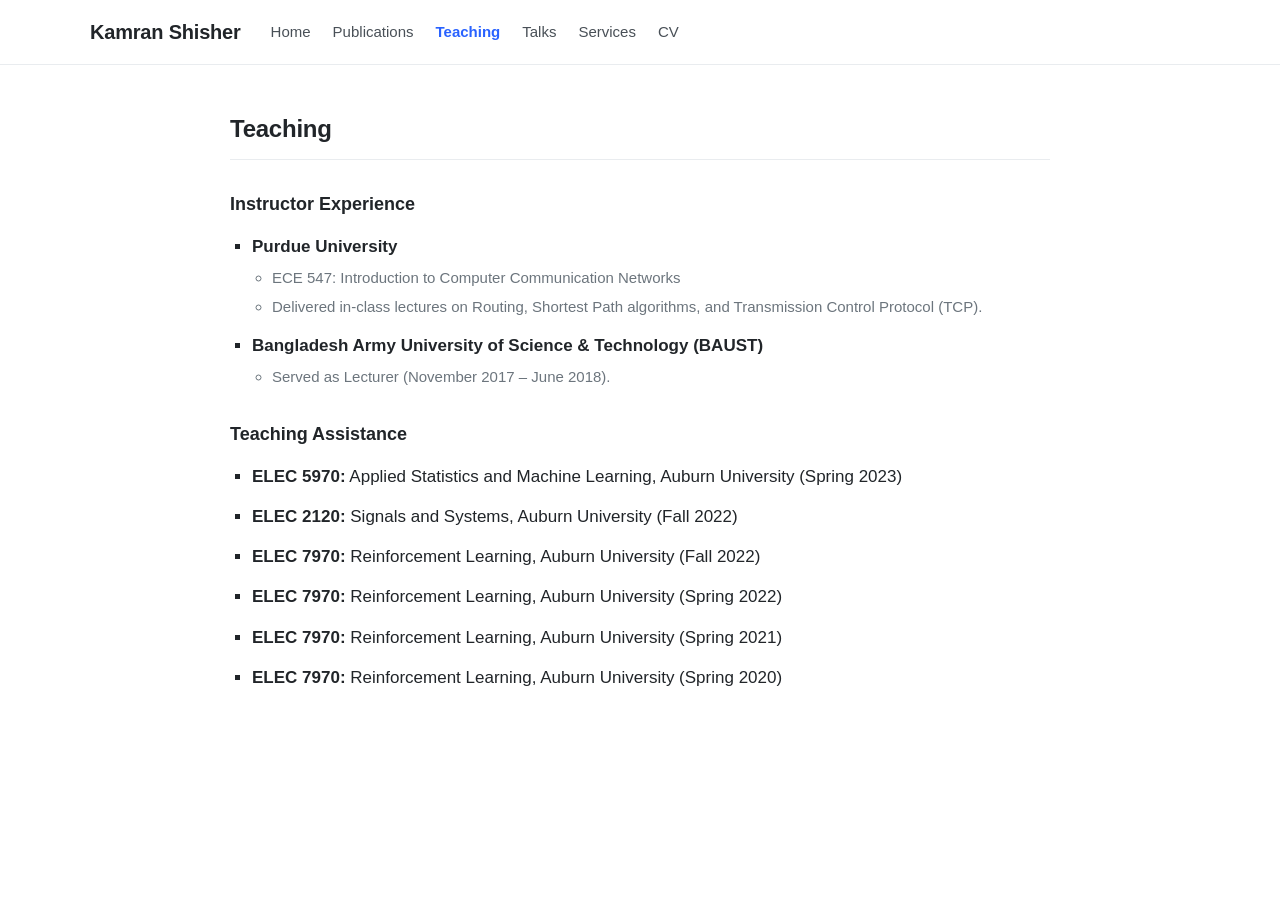
<file: teaching.html>
<!DOCTYPE html>
<html lang="en">
<head>
    <meta charset="UTF-8">
    <meta name="viewport" content="width=device-width, initial-scale=1.0">
    <title>Md Kamran Chowdhury Shisher - Teaching</title>
    <link rel="stylesheet" href="./style.css">
</head>
<body>

    <header class="site-nav">
        <div class="nav-inner">
            <a class="brand" href="./index.html">Kamran Shisher</a>
            <nav>
                <a href="./index.html">Home</a>
                <a href="./publications.html">Publications</a>
                <a href="./teaching.html" class="active">Teaching</a>
                <a href="./talk.html">Talks</a>
                <a href="./services.html">Services</a>
                <a href="./KamranCV.pdf" target="_blank">CV</a>
            </nav>
        </div>
    </header>


    <div class="wrapper wrapper-single">
        
        <main class="content-stream">
            
            <section class="section-block">
                <h2 class="section-heading">Teaching</h2>
                
                <h3 class="subsection-heading">Instructor Experience</h3>
                <ul class="teaching-list">
                    <li>
                        <strong>Purdue University</strong>
                        <ul class="sub-list">
                            <li>ECE 547: Introduction to Computer Communication Networks</li>
                            <li>Delivered in-class lectures on Routing, Shortest Path algorithms, and Transmission Control Protocol (TCP).</li>
                        </ul>
                    </li>
                    <li>
                        <strong>Bangladesh Army University of Science &amp; Technology (BAUST)</strong>
                        <ul class="sub-list">
                            <li>Served as Lecturer (November 2017 – June 2018).</li>
                        </ul>
                    </li>
                </ul>

                <h3 class="subsection-heading">Teaching Assistance</h3>
                <ul class="teaching-list">
                    <li><strong>ELEC 5970:</strong> Applied Statistics and Machine Learning, Auburn University (Spring 2023)</li>
                    <li><strong>ELEC 2120:</strong> Signals and Systems, Auburn University (Fall 2022)</li>
                    <li><strong>ELEC 7970:</strong> Reinforcement Learning, Auburn University (Fall 2022)</li>
                    <li><strong>ELEC 7970:</strong> Reinforcement Learning, Auburn University (Spring 2022)</li>
                    <li><strong>ELEC 7970:</strong> Reinforcement Learning, Auburn University (Spring 2021)</li>
                    <li><strong>ELEC 7970:</strong> Reinforcement Learning, Auburn University (Spring 2020)</li>
                </ul>
            </section>
            
        </main>
        
    </div>

</body>
</html>
</file>
<file: style.css>
/* ==========================================================================
   Shared stylesheet for Kamran0153.github.io
   Layout: horizontal top navbar, centred identity column, blue accent.
   ========================================================================== */

:root {
    --font-sans: -apple-system, BlinkMacSystemFont, "Segoe UI", Roboto, Helvetica, Arial, sans-serif;
    --accent: #2962ff;          /* links, active nav */
    --accent-deep: #1565c0;     /* social icons */
    --text: #212529;
    --muted: #6c757d;
    --border: #e9ecef;
}

*,
*::before,
*::after {
    box-sizing: border-box;
}

body {
    font-family: var(--font-sans);
    font-size: 17px;
    line-height: 1.65;
    color: var(--text);
    margin: 0;
    padding: 0;
    background-color: #ffffff;
    -webkit-font-smoothing: antialiased;
}

/* --- Top navigation bar --- */
.site-nav {
    position: sticky;
    top: 0;
    z-index: 20;
    background: rgba(255, 255, 255, 0.94);
    backdrop-filter: saturate(180%) blur(8px);
    border-bottom: 1px solid var(--border);
}

.nav-inner {
    max-width: 1140px;
    margin: 0 auto;
    padding: 0 20px;
    min-height: 64px;
    display: flex;
    align-items: center;
    flex-wrap: wrap;
    gap: 10px 30px;
}

.brand {
    font-size: 20px;
    font-weight: 700;
    color: var(--text);
    text-decoration: none;
    letter-spacing: -0.01em;
    white-space: nowrap;
}

.brand:hover {
    color: var(--accent);
}

.site-nav nav {
    display: flex;
    flex-wrap: wrap;
    gap: 8px 22px;
}

.site-nav nav a {
    font-size: 15px;
    font-weight: 500;
    color: #495057;
    text-decoration: none;
    padding: 4px 0;
    transition: color 0.15s ease;
}

.site-nav nav a:hover {
    color: var(--accent);
}

.site-nav nav a.active {
    color: var(--accent);
    font-weight: 600;
}

/* --- Page shell --- */
.wrapper {
    max-width: 1140px;
    margin: 0 auto;
    padding: 44px 20px 64px;
    display: flex;
    gap: 60px;
    align-items: flex-start;
}

/* Interior pages carry no identity column; centre their single column. */
.wrapper-single .content-stream {
    max-width: 820px;
    margin: 0 auto;
}

/* --- Identity column --- */
.sidebar {
    width: 300px;
    flex-shrink: 0;
    text-align: center;
    position: sticky;
    top: 100px;
}

.sidebar picture {
    display: block;
}

.profile-pic {
    width: 100%;
    max-width: 270px;
    /* The img carries width/height attributes, which map to presentational
       height. aspect-ratio only applies when height is auto, so without
       this the circle renders as an ellipse. */
    height: auto;
    aspect-ratio: 1 / 1;
    object-fit: cover;
    /* Source photo is 2:3 portrait; bias the square crop upward so the
       circle frames the face rather than the centre of the torso. */
    object-position: 50% 16%;
    border-radius: 50%;
    margin: 0 auto 22px;
}

.profile-name {
    font-size: 32px;
    font-weight: 400;
    line-height: 1.2;
    color: var(--text);
    margin: 0 0 8px;
    letter-spacing: -0.02em;
}

.profile-title {
    font-size: 17px;
    color: var(--muted);
    margin: 0 0 4px;
}

.profile-affiliation {
    font-size: 16px;
    color: var(--accent);
    margin: 0;
}

.profile-email {
    display: inline-block;
    font-size: 14px;
    color: var(--muted);
    margin-top: 10px;
    text-decoration: none;
    word-break: break-word;
}

.profile-email:hover {
    color: var(--accent);
}

/* --- Social icons --- */
.profile-social {
    display: flex;
    justify-content: center;
    gap: 16px;
    margin-top: 16px;
}

.profile-social a {
    display: inline-flex;
    color: var(--accent-deep);
    transition: opacity 0.15s ease;
}

.profile-social a:hover {
    opacity: 0.65;
}

.profile-social svg {
    width: 26px;
    height: 26px;
    display: block;
    fill: currentColor;
}

/* --- Content column --- */
.content-stream {
    flex: 1;
    min-width: 0;
}

.content-stream p,
.content-stream li {
    font-size: 17px;
    line-height: 1.65;
}

.content-stream a {
    color: var(--accent);
    text-decoration: none;
}

.content-stream a:hover {
    text-decoration: underline;
}

h2.section-heading {
    font-size: 24px;
    font-weight: 700;
    letter-spacing: -0.01em;
    color: var(--text);
    margin: 0 0 20px;
    padding-bottom: 10px;
    border-bottom: 1px solid var(--border);
}

h2.section-heading.alert {
    color: var(--accent);
    border-bottom-color: var(--accent);
}

h3.subsection-heading {
    font-size: 18px;
    font-weight: 600;
    color: var(--text);
    margin: 30px 0 14px;
}

.section-block {
    margin-bottom: 46px;
}

/* --- Callout --- */
.alert-box {
    background-color: #f5f8ff;
    border-left: 4px solid var(--accent);
    border-radius: 0 6px 6px 0;
    padding: 16px 18px;
    margin: 16px 0;
    font-size: 16px;
}

.alert-box a {
    color: var(--accent);
    font-weight: 600;
    text-decoration: none;
}

.alert-box a:hover {
    text-decoration: underline;
}

/* --- Recent News --- */
.item-list {
    list-style-type: none;
    padding-left: 0;
    margin: 0;
}

.item-list li {
    margin-bottom: 16px;
    padding-left: 16px;
    border-left: 2px solid var(--border);
}

/* --- Publications --- */
.pub-list {
    list-style-type: decimal;
    padding-left: 22px;
    margin: 0;
}

.pub-list li {
    margin-bottom: 18px;
}

.pub-list li a {
    font-weight: 600;
}

.acceptance-tag {
    color: #b3266b;
    background-color: #fdf2f7;
    padding: 2px 6px;
    font-size: 13px;
    border-radius: 4px;
    font-weight: 600;
}

/* --- Talks --- */
.talks-list {
    list-style-type: decimal;
    padding-left: 22px;
    margin: 0;
}

.talks-list > li {
    margin-bottom: 24px;
}

.talk-title {
    font-weight: 600;
    font-size: 17px;
    color: var(--text);
}

.venue-list {
    list-style-type: disc;
    padding-left: 20px;
    margin-top: 6px;
}

.venue-list li {
    font-size: 15px;
    color: var(--muted);
    margin-bottom: 4px;
}

.asset-link {
    font-weight: 600;
    font-size: 15px;
}

/* --- Teaching --- */
.teaching-list {
    list-style-type: square;
    padding-left: 22px;
    margin: 0;
}

.teaching-list li {
    margin-bottom: 12px;
}

.sub-list {
    list-style-type: circle;
    padding-left: 20px;
    margin-top: 5px;
}

.sub-list li {
    font-size: 15px;
    color: var(--muted);
    margin-bottom: 4px;
}

/* --- Services --- */
.service-list {
    list-style-type: square;
    padding-left: 22px;
    margin: 0;
}

.service-list li {
    margin-bottom: 8px;
}

.service-list a {
    font-weight: 600;
}

/* --- Narrow screens --- */
@media (max-width: 880px) {
    .nav-inner {
        padding: 10px 20px;
        gap: 6px 18px;
    }
    .wrapper {
        flex-direction: column;
        gap: 34px;
        padding: 30px 20px 50px;
    }
    .sidebar {
        width: 100%;
        position: relative;
        top: 0;
    }
    .profile-pic {
        max-width: 200px;
    }
}
</file>
